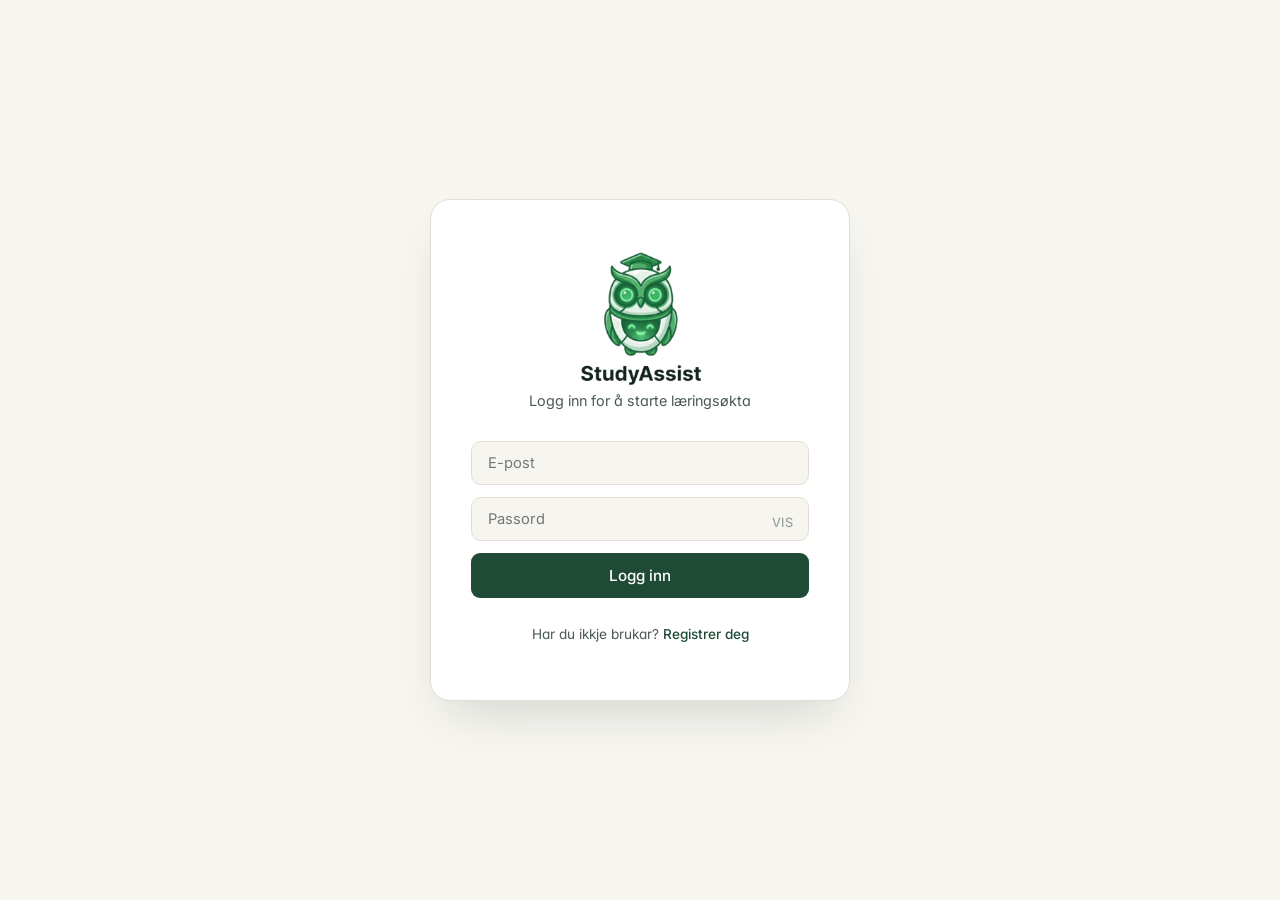
<file: src/main/resources/static/login.html>
<!DOCTYPE html>
<html lang="no">
<head>
    <meta charset="UTF-8">
    <meta name="viewport" content="width=device-width, initial-scale=1.0">
    <title>Logg inn – StudyAssist</title>
    <link rel="icon" type="image/x-icon" href="/img/maskott.png">
    <link rel="stylesheet" href="css/style.css">
</head>
<body>

<div class="login-wrapper">
    <div class="login-card">
    <img src="img/logo_login.png" alt="Logo" class="navbar-logo">

    <!-- Logg inn-visning -->
    <div id="loginView">
        <p class="subtitle">Logg inn for å starte læringsøkta</p>

        <form id="loginForm">
            <input type="email" id="brukarnavn" placeholder="E-post" required>
            <div class="password-wrapper">
                <input type="password" id="passord" placeholder="Passord" required minlength="4">
                <button type="button" class="password-toggle" onclick="togglePassword('passord', this)">VIS</button>
            </div>
            <button type="submit" class="btn btn-primary">Logg inn</button>
        </form>

        <p class="login-switch">Har du ikkje brukar? <a href="#" onclick="showRegister(); return false;">Registrer deg</a></p>
    </div>

    <!-- Registrer-visning -->
    <div id="registerView" style="display: none;">
        <p class="subtitle">Opprett ein ny brukar</p>

        <input type="email" id="regEmail" placeholder="E-post" required>
        <div class="password-wrapper">
            <input type="password" id="regPassord" placeholder="Passord (minst 4 teikn)" required minlength="4">
            <button type="button" class="password-toggle" onclick="togglePassword('regPassord', this)">VIS</button>
        </div>
        <div class="password-wrapper">
            <input type="password" id="regPassordRepeat" placeholder="Gjenta passord" required minlength="4">
            <button type="button" class="password-toggle" onclick="togglePassword('regPassordRepeat', this)">VIS</button>
        </div>
        <button class="btn btn-primary" onclick="registrer()">Opprett brukar</button>

        <p class="login-switch">Har du allereie brukar? <a href="#" onclick="showLogin(); return false;">Logg inn</a></p>
    </div>

    <p id="melding"></p>
    </div>
</div>


<script src="js/common.js"></script>
<script src="js/login.js"></script>

</body>
</html>
</file>
<file: src/main/resources/static/css/style.css>
@import url('https://fonts.googleapis.com/css2?family=Inter:wght@400;500;600;700&family=Geist+Mono:wght@400;500&display=swap');

/* ── CSS Variables ── */
:root {
  /* Surfaces */
  --bg: #f6f5f0;
  --bg-card: #ffffff;
  --bg-nav: #f6f5f0;          
  --bg-sunken: #eeece4;

  /* Text */
  --text-primary: #14241d;
  --text-secondary: #4a5a53;
  --text-muted: #8a968f;
  --text-on-dark: #f6f5f0;

  /* Brand — Forest greens */
  --accent: #1f4a36;           
  --accent-hover: #2d6a4a;     
  --accent-soft: #7aa88d;      
  --accent-wash: #e6efe6;      
  --accent-wash-2: #d7e6d7;

  /* Borders */
  --border: #e3ddd0;
  --border-light: #ece7db;

  /* Shadows */
  --shadow-sm: 0 1px 2px rgba(20, 36, 29, 0.04), 0 1px 1px rgba(20, 36, 29, 0.03);
  --shadow-md: 0 4px 16px rgba(20, 36, 29, 0.06), 0 1px 3px rgba(20, 36, 29, 0.04);
  --shadow-lg: 0 24px 48px -20px rgba(20, 36, 29, 0.18);

  /* Radii */
  --radius-sm: 10px;
  --radius-md: 14px;
  --radius-lg: 20px;

  /* Typography */
  --font-body: 'Inter', system-ui, -apple-system, sans-serif;
  --font-display: 'Inter', system-ui, -apple-system, sans-serif;
  --font-mono: 'Geist Mono', ui-monospace, monospace;
}

/* ── Reset & Base ── */
*, *::before, *::after {
  margin: 0;
  padding: 0;
  box-sizing: border-box;
}

body {
  font-family: var(--font-body);
  background: var(--bg);
  color: var(--text-primary);
  min-height: 100vh;
  -webkit-font-smoothing: antialiased;
  font-feature-settings: "ss01", "cv11";
}

/* ── Navbar ── */
.navbar {
  display: flex;
  align-items: center;
  justify-content: space-between;
  background: var(--bg-nav);
  color: var(--text-primary);
  padding: 0 28px;
  height: 62px;
  position: sticky;
  top: 0;
  z-index: 100;
  border-bottom: 1px solid var(--border);
}

.navbar-brand {
  display: flex;
  align-items: center;
  gap: 10px;
  font-family: var(--font-display);
  font-weight: 600;
  font-size: 1.15rem;
  letter-spacing: -0.02em;
  text-decoration: none;
  color: var(--text-primary);
}

.navbar-brand .logo-dot {
  width: 28px;
  height: 28px;
  background: var(--accent);
  border-radius: 8px;
  display: inline-block;
}

.navbar-logo {
  width: 140px;
  height: 140px;
  object-fit: contain;
}

.navbar-logo_sporsmal {
  width: 140px;
  height: 140px;
  object-fit: contain;
  margin: -50px 0;
}

.navbar-links {
  display: flex;
  align-items: center;
  gap: 4px;
  list-style: none;
  background: var(--bg-card);
  border: 1px solid var(--border);
  border-radius: 999px;
  padding: 4px;
}

.navbar-links a {
  color: var(--text-secondary);
  text-decoration: none;
  font-size: 0.85rem;
  font-weight: 500;
  padding: 7px 16px;
  border-radius: 999px;
  transition: color 0.18s, background 0.18s;
}

.navbar-links a:hover {
  color: var(--text-primary);
}

.navbar-links a.active {
  background: var(--text-primary);
  color: var(--bg);
}

.navbar-user {
  display: flex;
  align-items: center;
  gap: 10px;
  font-size: 0.82rem;
  color: var(--text-secondary);
}

.navbar-user span {
  opacity: 1;
}

.btn-logout {
  background: transparent;
  border: 1px solid var(--border);
  color: var(--text-secondary);
  padding: 6px 12px;
  border-radius: 8px;
  font-size: 0.78rem;
  cursor: pointer;
  font-family: var(--font-body);
  font-weight: 500;
  transition: border-color 0.2s, color 0.2s;
}

.btn-logout:hover {
  border-color: var(--text-muted);
  color: var(--text-primary);
}

/* ── Main Content ── */
.main-content {
  max-width: 1100px;
  margin: 0 auto;
  padding: 56px 32px 80px;
}

/* ── Welcome Section ── */
.welcome {
  display: flex;
  align-items: flex-end;
  justify-content: space-between;
  gap: 24px;
  margin-bottom: 44px;
}

.welcome-text {
  flex: 1;
}

.welcome h1 {
  font-family: var(--font-display);
  font-weight: 600;
  font-size: 3rem;
  line-height: 1.05;
  letter-spacing: -0.04em;
  color: var(--text-primary);
  margin-bottom: 12px;
}

.welcome h1 em {
  font-style: normal;
  color: var(--accent);
}

.welcome-ingress {
  font-size: 0.95rem;
  color: var(--text-secondary);
  line-height: 1.5;
  max-width: 480px;
}

.welcome-streak {
  display: flex;
  align-items: center;
  gap: 14px;
  background: var(--accent);
  color: #fff;
  border-radius: var(--radius-md);
  padding: 16px 20px;
  flex-shrink: 0;
}

.streak-circle {
  width: 44px;
  height: 44px;
  border-radius: 50%;
  border: 2px solid rgba(255,255,255,0.4);
  display: flex;
  align-items: center;
  justify-content: center;
  font-size: 1.2rem;
  font-weight: 600;
  font-family: var(--font-display);
  flex-shrink: 0;
}

.streak-text {
  display: flex;
  flex-direction: column;
  gap: 2px;
}

.streak-label {
  font-family: var(--font-mono);
  font-size: 0.66rem;
  letter-spacing: 0.1em;
  text-transform: uppercase;
  opacity: 0.7;
}

.streak-days {
  font-size: 1rem;
  font-weight: 600;
  letter-spacing: -0.01em;
}

/* ── Stats Cards ── */
.stats-row {
  display: grid;
  grid-template-columns: repeat(3, 1fr);
  gap: 14px;
  margin-bottom: 40px;
}

.stat-card {
  background: var(--bg-card);
  border: 1px solid var(--border);
  border-radius: var(--radius-lg);
  padding: 28px 28px 24px;
  display: flex;
  flex-direction: column;
  gap: 0;
  box-shadow: var(--shadow-sm);
  transition: box-shadow 0.25s, transform 0.25s, border-color 0.25s;
  position: relative;
  min-height: 140px;
}

.stat-card:hover {
  box-shadow: var(--shadow-md);
  transform: translateY(-2px);
  border-color: var(--accent-soft);
}

.stat-icon {
  width: 36px;
  height: 36px;
  border-radius: 10px;
  display: flex;
  align-items: center;
  justify-content: center;
  font-size: 1rem;
  position: absolute;
  top: 24px;
  right: 24px;
}

.stat-icon.emne     { background: var(--accent-wash);   color: var(--accent); }
.stat-icon.tema     { background: var(--accent-wash-2); color: var(--accent); }
.stat-icon.sporsmal { background: var(--accent-wash);   color: var(--accent-hover); }

.stat-label {
  font-size: 0.72rem;
  color: var(--text-muted);
  font-family: var(--font-mono);
  text-transform: uppercase;
  letter-spacing: 0.1em;
  margin-bottom: 16px;
}

.stat-number {
  font-family: var(--font-display);
  font-size: 3rem;
  font-weight: 600;
  letter-spacing: -0.04em;
  line-height: 1;
  display: block;
  color: var(--text-primary);
  margin-bottom: 6px;
}

.stat-sublabel {
  font-size: 0.82rem;
  color: var(--text-secondary);
  margin-top: 6px;
  display: flex;
  align-items: center;
  gap: 6px;
}

.stat-sublabel-secondary {
  font-family: var(--font-mono);
  font-size: 0.72rem;
  color: var(--text-muted);
}

.stat-sublabel strong {
  font-weight: 500;
  color: var(--text-muted);
  font-size: 0.75rem;
}

/* ── Section Panel ── */
.section-panel {
  background: var(--bg-card);
  border: 1px solid var(--border);
  border-radius: var(--radius-lg);
  padding: 28px 28px 32px;
  box-shadow: var(--shadow-sm);
}

.section-header {
  display: flex;
  align-items: center;
  justify-content: space-between;
  margin-bottom: 28px;
}

.section-header h2 {
  font-family: var(--font-display);
  font-size: 1.5rem;
  font-weight: 600;
  letter-spacing: -0.03em;
  color: var(--text-primary);
}

.section-actions {
  display: flex;
  gap: 8px;
}

.btn {
  padding: 9px 16px;
  border-radius: 9px;
  font-family: var(--font-body);
  font-size: 0.82rem;
  font-weight: 500;
  cursor: pointer;
  border: 1px solid transparent;
  transition: background 0.2s, transform 0.15s, box-shadow 0.2s, border-color 0.2s;
}

.btn:active {
  transform: scale(0.97);
}

.btn-primary {
  background: var(--accent);
  color: #fff;
}

.btn-primary:hover {
  background: var(--accent-hover);
  transform: translateY(-1px);
  box-shadow: 0 6px 16px -6px rgba(31, 74, 54, 0.4);
}

.btn-secondary {
  background: var(--bg-card);
  color: var(--text-primary);
  border: 1px solid var(--border);
}

.btn-secondary:hover {
  background: var(--accent-wash);
  border-color: var(--accent-soft);
}

.btn-danger {
  background: #a23b2a;
  color: #fff;
}

.btn-danger:hover {
  background: #872e21;
  box-shadow: 0 4px 14px rgba(162, 59, 42, 0.3);
}

/* ── Subject Cards Grid ── */
.emne-grid {
  display: grid;
  grid-template-columns: repeat(auto-fill, minmax(260px, 1fr));
  gap: 16px;
}

.emne-card {
  background: var(--bg-card);
  border: 1px solid var(--border-light);
  border-radius: var(--radius-md);
  overflow: hidden;
  cursor: pointer;
  position: relative;
  transition: box-shadow 0.25s, transform 0.25s, border-color 0.25s;
}

.emne-card:hover {
  box-shadow: var(--shadow-md);
  transform: translateY(-3px);
  border-color: var(--accent-soft);
}

.emne-card-top {
  height: 110px;
  background:
    radial-gradient(circle at 20% 30%, var(--accent-soft) 0%, transparent 60%),
    linear-gradient(135deg, var(--accent-wash) 0%, var(--accent-wash-2) 100%);
  display: flex;
  align-items: center;
  justify-content: center;
  position: relative;
}

.emne-card-top .emne-icon {
  width: 48px;
  height: 48px;
  background: rgba(255, 255, 255, 0.6);
  border-radius: 50%;
  backdrop-filter: blur(4px);
}

.emne-card-body {
  padding: 18px 20px 20px;
}

.emne-card-body h3 {
  font-family: var(--font-display);
  font-size: 1.1rem;
  font-weight: 600;
  letter-spacing: -0.02em;
  margin-bottom: 4px;
  color: var(--text-primary);
}

.emne-card-body p {
  font-size: 0.84rem;
  color: var(--text-secondary);
  line-height: 1.45;
  margin-bottom: 14px;
}

.emne-progress {
  display: flex;
  gap: 3px;
}

.emne-progress span {
  flex: 1;
  height: 3px;
  border-radius: 2px;
  background: var(--border);
}

.emne-progress span.filled {
  background: var(--accent-hover);
}

/* ── Empty State ── */
.empty-state {
  text-align: center;
  padding: 60px 20px;
  color: var(--text-muted);
}

.empty-state p {
  font-size: 0.95rem;
  margin-bottom: 20px;
}

/* ── Modal ── */
.modal-overlay {
  display: none;
  position: fixed;
  inset: 0;
  background: rgba(20, 36, 29, 0.35);
  backdrop-filter: blur(6px);
  z-index: 200;
  align-items: center;
  justify-content: center;
}

.modal-overlay.active {
  display: flex;
}

.modal {
  background: var(--bg-card);
  border-radius: var(--radius-lg);
  padding: 32px;
  width: 90%;
  max-width: 440px;
  box-shadow: var(--shadow-lg);
  animation: modalIn 0.25s ease-out;
}

@keyframes modalIn {
  from { opacity: 0; transform: translateY(10px) scale(0.96); }
  to { opacity: 1; transform: translateY(0) scale(1); }
}

.modal h3 {
  font-family: var(--font-display);
  font-size: 1.3rem;
  font-weight: 600;
  letter-spacing: -0.025em;
  margin-bottom: 18px;
}

.modal label {
  display: block;
  font-size: 0.72rem;
  font-weight: 500;
  color: var(--text-secondary);
  margin-bottom: 6px;
  font-family: var(--font-mono);
  text-transform: uppercase;
  letter-spacing: 0.06em;
}

.modal input,
.modal select {
  width: 100%;
  padding: 11px 14px;
  font-size: 0.92rem;
  font-family: var(--font-body);
  border: 1px solid var(--border);
  border-radius: var(--radius-sm);
  background: var(--bg);
  color: var(--text-primary);
  margin-bottom: 16px;
  outline: none;
  transition: border-color 0.2s, box-shadow 0.2s;
}

.modal input:focus,
.modal select:focus {
  border-color: var(--accent-hover);
  box-shadow: 0 0 0 3px var(--accent-wash);
}

.modal-actions {
  display: flex;
  gap: 8px;
  justify-content: flex-end;
  margin-top: 6px;
}

/* ── Login Page ── */
.login-wrapper {
  display: flex;
  align-items: center;
  justify-content: center;
  min-height: 100vh;
  padding: 32px;
}

.login-card {
  background: var(--bg-card);
  border: 1px solid var(--border);
  border-radius: var(--radius-lg);
  padding: 48px 40px;
  width: 100%;
  max-width: 420px;
  box-shadow: var(--shadow-lg);
  text-align: center;
}

.login-card .logo-dot {
  width: 48px;
  height: 48px;
  background: var(--accent);
  border-radius: 14px;
  display: inline-block;
  margin-bottom: 18px;
}

.login-card h1 {
  font-family: var(--font-display);
  font-size: 1.65rem;
  font-weight: 600;
  letter-spacing: -0.03em;
  margin-bottom: 6px;
}

.login-card .subtitle {
  font-size: 0.9rem;
  color: var(--text-secondary);
  margin-bottom: 32px;
}

.login-card input {
  width: 100%;
  padding: 12px 16px;
  font-size: 0.92rem;
  font-family: var(--font-body);
  border: 1px solid var(--border);
  border-radius: var(--radius-sm);
  background: var(--bg);
  color: var(--text-primary);
  margin-bottom: 12px;
  outline: none;
  transition: border-color 0.2s, box-shadow 0.2s;
}

.login-card input:focus {
  border-color: var(--accent-hover);
  box-shadow: 0 0 0 3px var(--accent-wash);
}

.login-card .btn {
  width: 100%;
  padding: 12px;
  font-size: 0.95rem;
  margin-bottom: 10px;
}

.login-card #melding {
  font-size: 0.85rem;
  margin-top: 10px;
}

/* ── Spørsmål Page (old centered layout) ── */
.sporsmal-page {
  max-width: 800px;
  margin: 0 auto;
  padding: 48px 32px 80px;
}

.breadcrumb {
  font-size: 0.85rem;
  color: var(--text-muted);
  margin-bottom: 28px;
}

.breadcrumb strong {
  color: var(--text-primary);
}

.question-box {
  background: var(--bg-card);
  border: 1px solid var(--border);
  border-radius: var(--radius-md);
  padding: 28px;
  margin-bottom: 24px;
  box-shadow: var(--shadow-sm);
}

.question-box h2 {
  font-family: var(--font-display);
  font-size: 1.25rem;
  font-weight: 600;
  margin-bottom: 16px;
  letter-spacing: -0.025em;
}

.question-box textarea {
  width: 100%;
  height: 130px;
  padding: 14px 16px;
  font-size: 0.92rem;
  font-family: var(--font-body);
  border: 1px solid var(--border);
  border-radius: var(--radius-sm);
  background: var(--bg);
  color: var(--text-primary);
  resize: vertical;
  outline: none;
  transition: border-color 0.2s, box-shadow 0.2s;
  line-height: 1.5;
}

.question-box textarea:focus {
  border-color: var(--accent-hover);
  box-shadow: 0 0 0 3px var(--accent-wash);
}

.question-box .btn {
  margin-top: 14px;
}

.response-card {
  background: var(--bg-card);
  border: 1px solid var(--border);
  border-radius: var(--radius-md);
  padding: 28px;
  margin-bottom: 18px;
  box-shadow: var(--shadow-sm);
}

.response-card h2 {
  font-family: var(--font-display);
  font-size: 1.1rem;
  font-weight: 600;
  margin-bottom: 12px;
  display: flex;
  align-items: center;
  gap: 10px;
  letter-spacing: -0.02em;
}

.response-card p {
  font-size: 0.94rem;
  line-height: 1.65;
  color: var(--text-secondary);
}

/* ── Spørsmål Page: Sidebar Layout ── */
.sp-layout {
  display: flex;
  min-height: 100vh;
}

.sp-sidebar {
  width: 264px;
  background: var(--bg-sunken);
  border-right: 1px solid var(--border);
  display: flex;
  flex-direction: column;
  position: fixed;
  top: 0;
  left: 0;
  bottom: 0;
  overflow: hidden;
  z-index: 50;
}

/* Sidebar: fixed top section (logo + kom i gang) */
.sp-sidebar-fixed {
  padding: 22px 18px 6px;
  flex-shrink: 0;
}

.sp-sidebar-fixed .navbar-brand {
  margin-bottom: 20px;
  color: var(--text-primary);
}

/* Sidebar: scrollable section (mine emner) */
.sp-sidebar-scroll {
  padding: 0 14px 18px;
  flex: 1;
  overflow-y: auto;
}

.sp-sidebar-section {
  margin-bottom: 18px;
}

.sp-sidebar-label {
  font-size: 0.66rem;
  text-transform: uppercase;
  letter-spacing: 0.09em;
  color: var(--text-muted);
  font-weight: 500;
  font-family: var(--font-mono);
  margin-bottom: 8px;
  padding: 10px 10px 4px;
}

.sp-sidebar-link {
  display: flex;
  align-items: center;
  gap: 10px;
  padding: 7px 10px;
  font-size: 0.84rem;
  font-weight: 500;
  color: var(--text-primary);
  text-decoration: none;
  border-radius: 7px;
  transition: background 0.15s;
}

.sp-sidebar-link:hover {
  background: var(--border-light);
}

.sp-sidebar-link.active {
  background: var(--bg-card);
  box-shadow: var(--shadow-sm);
}

.sp-sidebar-icon {
  font-size: 0.82rem;
  opacity: 0.55;
  color: var(--text-secondary);
}

.sp-emne-item {
  margin-bottom: 2px;
}

.sp-emne-header {
  display: flex;
  align-items: center;
  gap: 10px;
  padding: 7px 10px;
  cursor: pointer;
  border-radius: 7px;
  transition: background 0.15s;
}

.sp-emne-header:hover {
  background: var(--border-light);
}

.sp-emne-header.active {
  background: var(--accent-wash);
  color: var(--accent);
}

.sp-emne-dot {
  width: 6px;
  height: 6px;
  background: var(--accent-soft);
  border-radius: 50%;
  flex-shrink: 0;
}

.sp-emne-header.active .sp-emne-dot {
  background: var(--accent);
}

.sp-emne-name {
  font-size: 0.84rem;
  font-weight: 500;
  flex: 1;
}

.sp-emne-arrow {
  font-size: 0.7rem;
  color: var(--text-muted);
  transition: transform 0.2s;
}

.sp-emne-item.open .sp-emne-arrow {
  transform: rotate(180deg);
}

.sp-emne-topics {
  display: none;
  padding-left: 22px;
}

.sp-emne-topics.open {
  display: block;
}

.sp-topic-link {
  display: flex;
  align-items: center;
  gap: 8px;
  padding: 5px 10px;
  font-size: 0.8rem;
  color: var(--text-secondary);
  text-decoration: none;
  border-radius: 6px;
  transition: background 0.15s, color 0.15s;
}

.sp-topic-link::before {
  content: "";
  width: 8px;
  height: 1px;
  background: currentColor;
  opacity: 0.4;
}

.sp-topic-link:hover {
  background: var(--border-light);
  color: var(--text-primary);
}

.sp-topic-link.active {
  background: var(--accent-wash);
  color: var(--accent);
  font-weight: 500;
}

.sp-topic-add {
  color: var(--text-muted);
  font-size: 0.78rem;
}

/* Sidebar: fixed footer (user info) */
.sp-sidebar-footer {
  padding: 12px 16px;
  border-top: 1px solid var(--border);
  display: flex;
  align-items: center;
  gap: 10px;
  font-size: 0.82rem;
  color: var(--text-secondary);
  flex-shrink: 0;
}

.sp-sidebar-avatar {
  width: 28px;
  height: 28px;
  background: var(--accent-wash-2);
  color: var(--accent);
  border-radius: 50%;
  flex-shrink: 0;
  display: grid;
  place-items: center;
  font-size: 0.7rem;
  font-weight: 600;
}

.sp-sidebar-footer span {
  flex: 1;
  overflow: hidden;
  text-overflow: ellipsis;
  white-space: nowrap;
}

.sp-sidebar-logout {
  background: none;
  border: none;
  font-size: 1.05rem;
  color: var(--text-muted);
  cursor: pointer;
  padding: 4px;
  transition: color 0.2s;
}

.sp-sidebar-logout:hover {
  color: var(--text-primary);
}

/* ── Main chat area ── */
.sp-main {
  flex: 1;
  margin-left: 264px;
  background: var(--bg);
  display: flex;
  flex-direction: column;
  height: 100vh;
}

.chat-messages {
  flex: 1;
  overflow-y: auto;
  padding: 40px 28px 20px;
  display: flex;
  flex-direction: column;
  gap: 18px;
}

.chat-welcome {
  flex: 1;
  display: flex;
  flex-direction: column;
  align-items: center;
  justify-content: center;
  text-align: center;
}

.chat-welcome .sp-hint {
  font-family: var(--font-display);
  font-size: 1.65rem;
  font-weight: 600;
  letter-spacing: -0.03em;
  color: var(--text-primary);
  margin-bottom: 10px;
}

.chat-welcome .sp-hint em {
  font-style: normal;
  font-weight: 600;
  color: var(--accent);
}

/* Chat bubbles */
.chat-bubble {
  max-width: 680px;
  width: fit-content;
  animation: bubbleIn 0.25s ease-out;
  display: flex;
  gap: 12px;
}

@keyframes bubbleIn {
  from { opacity: 0; transform: translateY(6px); }
  to { opacity: 1; transform: translateY(0); }
}

.chat-user {
  align-self: flex-end;
  margin-left: auto;
  flex-direction: row-reverse;
}

.chat-user .chat-bubble-content {
  background: var(--accent);
  color: #fff;
  padding: 12px 18px;
  border-radius: 14px 14px 4px 14px;
  font-size: 0.94rem;
  line-height: 1.55;
}

.chat-ai {
  align-self: flex-start;
}

.chat-ai .chat-bubble-content {
  background: var(--bg-card);
  border: 1px solid var(--border);
  color: var(--text-primary);
  padding: 14px 20px;
  border-radius: 14px 14px 14px 4px;
  font-size: 0.94rem;
  line-height: 1.65;
  box-shadow: var(--shadow-sm);
}

/* Input bar */
.chat-input-bar {
  border-top: 1px solid var(--border);
  background: var(--bg);
  padding: 14px 28px 20px;
}

.chat-input-inner {
  max-width: 760px;
  margin: 0 auto;
  background: var(--bg-card);
  border: 1px solid var(--border);
  border-radius: 16px;
  padding: 12px 14px 10px;
  box-shadow: var(--shadow-sm);
  transition: border-color 0.15s, box-shadow 0.15s;
}

.chat-input-inner:focus-within {
  border-color: var(--accent-hover);
  box-shadow: 0 0 0 3px var(--accent-wash);
}

.chat-input-row {
  display: flex;
  gap: 10px;
  align-items: flex-end;
}

.chat-textarea {
  flex: 1;
  padding: 8px 6px;
  font-size: 0.94rem;
  font-family: var(--font-body);
  border: none;
  background: transparent;
  color: var(--text-primary);
  resize: none;
  outline: none;
  min-height: 28px;
  max-height: 150px;
  overflow-y: auto;
  line-height: 1.5;
}

.chat-textarea::placeholder {
  color: var(--text-muted);
}

.chat-send-btn {
  width: 38px;
  height: 38px;
  padding: 0;
  flex-shrink: 0;
  border-radius: 10px;
  display: grid;
  place-items: center;
}

.chat-input-bar .sp-selects {
  margin-bottom: 10px;
}

.sp-hint {
  font-size: 0.88rem;
  color: var(--text-muted);
  margin-bottom: 24px;
}

.sp-selects {
  display: flex;
  gap: 6px;
  padding-top: 10px;
  border-top: 1px solid var(--border-light);
  margin-top: 10px;
  flex-wrap: wrap;
}

.sp-selects select {
  padding: 5px 10px;
  font-size: 0.78rem;
  font-family: var(--font-body);
  font-weight: 500;
  border: 1px solid var(--border);
  border-radius: 7px;
  background: transparent;
  color: var(--text-secondary);
  outline: none;
  cursor: pointer;
  appearance: none;
  background-image: url("data:image/svg+xml,%3Csvg xmlns='http://www.w3.org/2000/svg' width='12' height='12' viewBox='0 0 12 12'%3E%3Cpath d='M2 4l4 4 4-4' fill='none' stroke='%238a968f' stroke-width='1.5'/%3E%3C/svg%3E");
  background-repeat: no-repeat;
  background-position: right 10px center;
  padding-right: 28px;
  transition: border-color 0.2s, color 0.2s;
}

.sp-selects select:hover {
  border-color: var(--text-muted);
  color: var(--text-primary);
}

.sp-selects select:focus {
  border-color: var(--accent-hover);
}

.sp-response-area {
  margin-top: 32px;
}

/* ── Historikk Page ── */
.hist-content {
  padding: 40px 32px 60px;
  max-width: 820px;
  width: 100%;
  margin: 0 auto;
}

.hist-header h1 {
  font-family: var(--font-display);
  font-size: 1.75rem;
  font-weight: 600;
  letter-spacing: -0.035em;
  margin-bottom: 24px;
  color: var(--text-primary);
}

.hist-search-bar {
  display: flex;
  align-items: center;
  gap: 10px;
  background: var(--bg-card);
  border: 1px solid var(--border);
  border-radius: var(--radius-sm);
  padding: 12px 16px;
  margin-bottom: 18px;
  transition: border-color 0.2s, box-shadow 0.2s;
}

.hist-search-bar:focus-within {
  border-color: var(--accent-hover);
  box-shadow: 0 0 0 3px var(--accent-wash);
}

.hist-search-icon {
  font-size: 0.9rem;
  opacity: 0.5;
  flex-shrink: 0;
  color: var(--text-secondary);
}

.hist-search-bar input {
  flex: 1;
  border: none;
  background: none;
  font-size: 0.92rem;
  font-family: var(--font-body);
  color: var(--text-primary);
  outline: none;
}

.hist-search-bar input::placeholder {
  color: var(--text-muted);
}

.hist-filters {
  display: flex;
  gap: 8px;
  flex-wrap: wrap;
  margin-bottom: 24px;
}

.hist-chip {
  padding: 7px 14px;
  border-radius: 999px;
  border: 1px solid var(--border);
  background: var(--bg-card);
  font-size: 0.78rem;
  font-family: var(--font-body);
  font-weight: 500;
  color: var(--text-secondary);
  cursor: pointer;
  transition: all 0.15s;
}

.hist-chip:hover {
  border-color: var(--text-muted);
  color: var(--text-primary);
}

.hist-chip.active {
  background: var(--accent);
  color: #fff;
  border-color: var(--accent);
}

.hist-results {
  display: flex;
  flex-direction: column;
  gap: 12px;
}

.hist-card {
  background: var(--bg-card);
  border: 1px solid var(--border);
  border-radius: var(--radius-md);
  padding: 20px 24px;
  cursor: pointer;
  transition: box-shadow 0.2s, transform 0.2s, border-color 0.2s;
}

.hist-card:hover {
  box-shadow: var(--shadow-md);
  transform: translateY(-2px);
  border-color: var(--accent-soft);
}

.hist-card-top {
  display: flex;
  align-items: center;
  justify-content: space-between;
  margin-bottom: 10px;
}

.hist-card-tags {
  display: flex;
  gap: 6px;
}

.hist-tag {
  padding: 3px 10px;
  border-radius: 12px;
  font-size: 0.7rem;
  font-weight: 500;
  font-family: var(--font-mono);
  background: var(--accent-wash);
  color: var(--accent);
  text-transform: uppercase;
  letter-spacing: 0.04em;
}

.hist-tag-tema {
  background: var(--bg-sunken);
  color: var(--text-secondary);
}

.hist-card-date {
  font-size: 0.74rem;
  color: var(--text-muted);
  font-family: var(--font-mono);
}

.emne-delete-btn {
  position: absolute;
  top: 10px;
  right: 10px;
  width: 28px;
  height: 28px;
  border-radius: 50%;
  border: none;
  background: rgba(20, 36, 29, 0.2);
  color: #fff;
  font-size: 0.75rem;
  cursor: pointer;
  display: flex;
  align-items: center;
  justify-content: center;
  opacity: 0;
  transition: opacity 0.2s, background 0.2s;
  backdrop-filter: blur(6px);
}

.emne-card:hover .emne-delete-btn {
  opacity: 1;
}

.emne-delete-btn:hover {
  background: rgba(162, 59, 42, 0.75);
}

.hist-card-question {
  font-family: var(--font-display);
  font-size: 1rem;
  font-weight: 600;
  letter-spacing: -0.015em;
  margin-bottom: 8px;
  color: var(--text-primary);
  line-height: 1.4;
}

.hist-card-answer {
  font-size: 0.86rem;
  color: var(--text-secondary);
  line-height: 1.55;
  display: -webkit-box;
  -webkit-line-clamp: 3;
  -webkit-box-orient: vertical;
  overflow: hidden;
}

.hist-empty {
  text-align: center;
  padding: 60px 20px;
  color: var(--text-muted);
}

.hist-empty p {
  font-size: 0.92rem;
}

/* ── Hamburger & mobile sidebar ── */
.hamburger-btn {
  display: none;
  position: fixed;
  top: 12px;
  left: 12px;
  z-index: 60;
  width: 40px;
  height: 40px;
  border-radius: var(--radius-sm);
  border: 1px solid var(--border);
  background: var(--bg-card);
  font-size: 1.1rem;
  cursor: pointer;
  align-items: center;
  justify-content: center;
  box-shadow: var(--shadow-md);
}

.sidebar-overlay {
  display: none;
  position: fixed;
  inset: 0;
  background: rgba(20, 36, 29, 0.35);
  backdrop-filter: blur(4px);
  z-index: 40;
}

/* ── Responsive: Tablet ── */
@media (max-width: 900px) {
  .navbar { padding: 0 20px; }
  .navbar-links { gap: 2px; padding: 3px; }
  .navbar-links a { padding: 6px 12px; font-size: 0.78rem; }
  .main-content { padding: 36px 20px 60px; }
  .welcome h1 { font-size: 2rem; }
  .stats-row { grid-template-columns: repeat(3, 1fr); gap: 10px; }
  .stat-card { padding: 16px 14px; gap: 10px; }
  .section-panel { padding: 24px 20px; }
  .section-header h2 { font-size: 1.5rem; }
}

/* ── Responsive: Mobile ── */
@media (max-width: 600px) {
  /* Navbar */
  .navbar { padding: 0 14px; height: 56px; gap: 8px; }
  .navbar-logo { width: 70px; height: 70px; }
  .navbar-links { gap: 0; padding: 2px; }
  .navbar-links a { font-size: 0.72rem; padding: 5px 10px; }
  .navbar-user { gap: 6px; font-size: 0.72rem; }
  .navbar-user span { display: none; }
  .btn-logout { padding: 5px 10px; font-size: 0.72rem; }

  /* Main */
  .main-content { padding: 28px 14px 60px; }

  /* Welcome */
  .welcome { gap: 14px; margin-bottom: 28px; }
  .welcome-avatar { width: 42px; height: 66px; }
  .welcome h1 { font-size: 1.7rem; }

  /* Stats */
  .stats-row { grid-template-columns: repeat(3, 1fr); gap: 8px; margin-bottom: 24px; }
  .stat-card { flex-direction: column; align-items: flex-start; padding: 14px 12px; gap: 8px; }
  .stat-icon { width: 32px; height: 32px; border-radius: 8px; font-size: 0.9rem; }
  .stat-number { font-size: 1.6rem; }
  .stat-label { font-size: 0.64rem; }

  /* Section */
  .section-panel { padding: 20px 16px; border-radius: var(--radius-md); }
  .section-header { flex-direction: column; align-items: flex-start; gap: 12px; margin-bottom: 20px; }
  .section-header h2 { font-size: 1.4rem; }
  .section-actions { width: 100%; }
  .section-actions .btn { flex: 1; text-align: center; padding: 10px 12px; font-size: 0.8rem; }

  /* Emne grid */
  .emne-grid { grid-template-columns: 1fr; gap: 12px; }
  .emne-card-top { height: 86px; }
  .emne-card-body { padding: 14px 16px 16px; }
  .emne-card-body h3 { font-size: 1.25rem; }

  /* Modal */
  .modal { padding: 26px 20px; width: 94%; border-radius: var(--radius-md); }
  .modal h3 { font-size: 1.3rem; }
  .modal-actions { flex-direction: column; gap: 8px; }
  .modal-actions .btn { width: 100%; text-align: center; padding: 12px; }

  /* Login */
  .login-wrapper { padding: 20px 14px; }
  .login-card { padding: 32px 24px; }
  .login-card h1 { font-size: 1.6rem; }

  /* Sidebar mobile */
  .hamburger-btn { display: flex; }
  .sp-sidebar { width: 264px; transform: translateX(-100%); transition: transform 0.25s ease; }
  .sp-sidebar.open { transform: translateX(0); }
  .sidebar-overlay.open { display: block; }
  .sp-main { margin-left: 0; }

  /* Chat mobile */
  .chat-messages { padding: 20px 14px 14px; gap: 12px; }
  .chat-bubble { max-width: 92%; }
  .chat-user .chat-bubble-content,
  .chat-ai .chat-bubble-content { padding: 10px 14px; font-size: 0.88rem; }
  .chat-input-bar { padding: 10px 14px 14px; }
  .chat-textarea { font-size: 0.88rem; }
  .sp-selects { gap: 6px; }
  .sp-selects select { font-size: 0.75rem; }

  /* Historikk */
  .hist-content { padding: 24px 14px 40px; }
  .hist-header h1 { font-size: 1.6rem; margin-bottom: 18px; }
  .hist-search-bar { padding: 10px 14px; }
  .hist-filters { gap: 6px; }
  .hist-chip { padding: 6px 12px; font-size: 0.76rem; }
  .hist-card { padding: 16px 14px; }
  .hist-card-question { font-size: 1rem; }
  .hist-card-answer { font-size: 0.82rem; }

  /* Spørsmål page */
  .sporsmal-page { padding: 24px 14px 60px; }
  .question-box { padding: 20px 16px; }
  .question-box textarea { height: 100px; }
  .response-card { padding: 20px 16px; }
}

/* ── Responsive: Very small screens ── */
@media (max-width: 380px) {
  .stats-row { grid-template-columns: 1fr; gap: 8px; }
  .stat-card { flex-direction: row; align-items: center; padding: 12px 14px; }
  .navbar-links a { font-size: 0.7rem; padding: 4px 8px; }
}

/* ── Legacy utilities ── */
.new-chat-btn {
  margin-top: 8px;
  padding: 7px 14px;
  border: none;
  border-radius: 8px;
  background-color: var(--accent);
  color: white;
  cursor: pointer;
  font-family: var(--font-body);
  font-size: 0.85rem;
  font-weight: 500;
  transition: background 0.2s;
}

.new-chat-btn:hover {
  background-color: var(--accent-hover);
}

.star {
  font-size: 22px;
  cursor: pointer;
  user-select: none;
  color: var(--border);
  transition: transform 0.1s ease, color 0.1s ease;
}

.star:hover {
  transform: scale(1.2);
}

.star.filled {
  color: var(--accent-soft);  /* sage grønn i stedet for gull */
}

.sp-btn {
  margin-top: 8px;
  padding: 7px 14px;
  border: none;
  border-radius: 8px;
  background-color: var(--accent);
  color: white;
  cursor: pointer;
  font-family: var(--font-body);
  font-size: 0.85rem;
  font-weight: 500;
  transition: background 0.2s;
}

.sp-btn:hover {
  background-color: var(--accent-hover);
}

.password-wrapper {
  position: relative;
  width: 100%;
}

.password-wrapper input {
  padding-right: 44px;
}

.password-toggle {
  position: absolute;
  right: 12px;
  top: 50%;
  transform: translateY(-60%);
  background: none;
  border: none;
  cursor: pointer;
  font-size: 0.8rem;
  color: var(--text-muted);
  padding: 4px;
  line-height: 1;
  font-family: var(--font-body);
  letter-spacing: 0.02em;
  transition: color 0.2s;
}

.password-toggle:hover {
  color: var(--text-primary);
}

.hidden {
  display: none !important;
}

/* ──────────────────────────────────────────────────────────────
   Admin pages — brukarar + systemprompt
   ────────────────────────────────────────────────────────────── */

.admin-layout {
  max-width: 1080px;
  margin: 0 auto;
  padding: 40px 32px 60px;
}

.admin-label {
  font-family: var(--font-mono);
  font-size: 0.72rem;
  text-transform: uppercase;
  letter-spacing: 0.12em;
  color: var(--accent);
  margin-bottom: 8px;
}

.admin-page-title {
  font-family: var(--font-display);
  font-size: 1.85rem;
  font-weight: 600;
  letter-spacing: -0.015em;
  color: var(--text-primary);
  margin-bottom: 6px;
}

.admin-page-subtitle {
  font-size: 0.95rem;
  color: var(--text-secondary);
  margin-bottom: 28px;
  max-width: 640px;
}

/* ── Admin filters row (search + role select) ── */
.admin-filters {
  display: flex;
  gap: 10px;
  margin-bottom: 20px;
  flex-wrap: wrap;
}

.admin-search-input {
  flex: 1;
  min-width: 220px;
  padding: 11px 16px;
  border: 1px solid var(--border);
  border-radius: var(--radius-sm);
  background: var(--bg-card);
  font-family: var(--font-body);
  font-size: 0.92rem;
  color: var(--text-primary);
  transition: border-color 0.2s, box-shadow 0.2s;
}

.admin-search-input::placeholder { color: var(--text-muted); }

.admin-search-input:focus {
  outline: none;
  border-color: var(--accent-hover);
  box-shadow: 0 0 0 3px var(--accent-wash);
}

.admin-role-select {
  padding: 11px 36px 11px 14px;
  border: 1px solid var(--border);
  border-radius: var(--radius-sm);
  background: var(--bg-card);
  font-family: var(--font-body);
  font-size: 0.9rem;
  color: var(--text-primary);
  cursor: pointer;
  appearance: none;
  background-image: url("data:image/svg+xml;utf8,<svg xmlns='http://www.w3.org/2000/svg' width='12' height='12' viewBox='0 0 12 12'><path fill='%234a5a53' d='M2 4l4 4 4-4'/></svg>");
  background-repeat: no-repeat;
  background-position: right 12px center;
  transition: border-color 0.2s, box-shadow 0.2s;
}

.admin-role-select:focus {
  outline: none;
  border-color: var(--accent-hover);
  box-shadow: 0 0 0 3px var(--accent-wash);
}

/* ── Admin table ── */
.admin-table-wrapper {
  background: var(--bg-card);
  border: 1px solid var(--border);
  border-radius: var(--radius-md);
  overflow: hidden;
  box-shadow: var(--shadow-sm);
}

.admin-table {
  width: 100%;
  border-collapse: collapse;
  font-size: 0.92rem;
}

.admin-table thead th {
  text-align: left;
  font-family: var(--font-mono);
  font-size: 0.72rem;
  text-transform: uppercase;
  letter-spacing: 0.1em;
  color: var(--text-secondary);
  font-weight: 500;
  padding: 14px 20px;
  background: var(--bg-sunken);
  border-bottom: 1px solid var(--border);
}

.admin-table tbody td {
  padding: 14px 20px;
  border-bottom: 1px solid var(--border-light);
  color: var(--text-primary);
  vertical-align: middle;
}

.admin-table tbody tr:last-child td {
  border-bottom: none;
}

.admin-table tbody tr:hover {
  background: var(--accent-wash);
}

.admin-table-empty {
  text-align: center !important;
  color: var(--text-muted);
  padding: 40px 20px !important;
  font-style: italic;
}

/* Role pill inside table */
.admin-role-pill {
  display: inline-block;
  padding: 3px 10px;
  border-radius: 999px;
  font-size: 0.74rem;
  font-weight: 500;
  font-family: var(--font-mono);
  letter-spacing: 0.04em;
  text-transform: uppercase;
  background: var(--bg-sunken);
  color: var(--text-secondary);
}

.admin-role-pill.admin {
  background: var(--accent);
  color: #fff;
}

.admin-table-actions {
  display: flex;
  gap: 6px;
  justify-content: flex-end;
}

.admin-table-actions .btn {
  padding: 6px 12px;
  font-size: 0.82rem;
  border-radius: 8px;
}

/* ──────────────────────────────────────────────────────────────
   Admin: Systemprompt editor
   ────────────────────────────────────────────────────────────── */

.tab-row {
  display: flex;
  gap: 4px;
  border-bottom: 1px solid var(--border);
  margin-bottom: 24px;
}

.tab-btn {
  padding: 10px 18px;
  background: transparent;
  border: none;
  border-bottom: 2px solid transparent;
  font-family: var(--font-body);
  font-size: 0.9rem;
  font-weight: 500;
  color: var(--text-secondary);
  cursor: pointer;
  transition: color 0.2s, border-color 0.2s;
  margin-bottom: -1px;
}

.tab-btn:hover { color: var(--text-primary); }

.tab-btn.active {
  color: var(--accent);
  border-bottom-color: var(--accent);
}

.prompt-grid {
  display: grid;
  grid-template-columns: minmax(0, 1fr) 320px;
  gap: 20px;
  align-items: start;
}

.prompt-editor-card {
  background: var(--bg-card);
  border: 1px solid var(--border);
  border-radius: var(--radius-md);
  padding: 20px;
  box-shadow: var(--shadow-sm);
}

.prompt-editor-header {
  display: flex;
  justify-content: space-between;
  align-items: baseline;
  margin-bottom: 10px;
}

.prompt-editor-header #teiknteller {
  font-family: var(--font-mono);
  font-size: 0.76rem;
  color: var(--text-muted);
}

.prompt-textarea {
  width: 100%;
  min-height: 320px;
  padding: 14px 16px;
  border: 1px solid var(--border);
  border-radius: var(--radius-sm);
  background: var(--bg);
  font-family: var(--font-mono);
  font-size: 0.88rem;
  line-height: 1.55;
  color: var(--text-primary);
  resize: vertical;
  transition: border-color 0.2s, box-shadow 0.2s;
}

.prompt-textarea:focus {
  outline: none;
  border-color: var(--accent-hover);
  box-shadow: 0 0 0 3px var(--accent-wash);
  background: var(--bg-card);
}

.prompt-meta {
  font-size: 0.8rem;
  color: var(--text-muted);
  margin: 12px 0;
  font-family: var(--font-mono);
  letter-spacing: 0.01em;
}

.prompt-actions {
  display: flex;
  gap: 8px;
  justify-content: flex-end;
  flex-wrap: wrap;
  margin-top: 14px;
}

.version-card {
  background: var(--bg-card);
  border: 1px solid var(--border);
  border-radius: var(--radius-md);
  padding: 20px;
  box-shadow: var(--shadow-sm);
}

.version-card h3 {
  font-family: var(--font-display);
  font-size: 1rem;
  font-weight: 600;
  color: var(--text-primary);
  margin-bottom: 14px;
}

.version-list {
  display: flex;
  flex-direction: column;
  gap: 8px;
  max-height: 480px;
  overflow-y: auto;
}

.version-item {
  padding: 10px 12px;
  border: 1px solid var(--border-light);
  border-radius: var(--radius-sm);
  cursor: pointer;
  transition: border-color 0.2s, background 0.2s;
}

.version-item:hover {
  border-color: var(--accent-soft);
  background: var(--accent-wash);
}

.version-item.active {
  border-color: var(--accent);
  background: var(--accent-wash);
}

.version-item-date {
  font-family: var(--font-mono);
  font-size: 0.76rem;
  color: var(--text-muted);
}

.version-item-user {
  font-size: 0.85rem;
  color: var(--text-primary);
  margin-top: 2px;
}

/* ── Test modal (promptsjekk) ── */
.test-modal {
  max-width: 640px !important;
  width: 92vw;
}

.modal-close-btn {
  position: absolute;
  top: 14px;
  right: 14px;
  width: 32px;
  height: 32px;
  border-radius: 50%;
  border: none;
  background: transparent;
  color: var(--text-muted);
  font-size: 1rem;
  cursor: pointer;
  display: flex;
  align-items: center;
  justify-content: center;
  transition: background 0.2s, color 0.2s;
}

.modal-close-btn:hover {
  background: var(--bg-sunken);
  color: var(--text-primary);
}

.test-section-label {
  font-family: var(--font-mono);
  font-size: 0.72rem;
  text-transform: uppercase;
  letter-spacing: 0.12em;
  color: var(--accent);
  margin: 18px 0 8px;
}

.test-result-box,
.test-ai-result {
  background: var(--bg);
  border: 1px solid var(--border);
  border-radius: var(--radius-sm);
  padding: 14px 16px;
  font-family: var(--font-mono);
  font-size: 0.85rem;
  line-height: 1.55;
  color: var(--text-primary);
  white-space: pre-wrap;
  max-height: 260px;
  overflow-y: auto;
}

.test-ai-result {
  border-color: var(--accent-soft);
  background: var(--accent-wash);
}

.ai-svar-note {
  font-family: var(--font-body);
  font-size: 0.7rem;
  color: var(--text-muted);
  text-transform: none;
  letter-spacing: 0;
  font-weight: 400;
  margin-left: 4px;
}

.modal-actions-top {
  margin-top: 16px;
  margin-bottom: 4px;
}

/* ──────────────────────────────────────────────────────────────
   Historikk: detalj-modal
   ────────────────────────────────────────────────────────────── */

.modal-historikk {
  max-width: 680px !important;
  width: 92vw;
  max-height: 88vh;
  overflow-y: auto;
  position: relative;
}

.hist-modal-tags {
  display: flex;
  flex-wrap: wrap;
  gap: 6px;
  margin-bottom: 8px;
}

.hist-modal-date {
  font-family: var(--font-mono);
  font-size: 0.76rem;
  color: var(--text-muted);
  margin-bottom: 20px;
}

.hist-modal-section {
  margin-bottom: 18px;
  padding-bottom: 18px;
  border-bottom: 1px solid var(--border-light);
}

.hist-modal-section:last-of-type {
  border-bottom: none;
}

.hist-modal-label {
  font-family: var(--font-mono);
  font-size: 0.72rem;
  text-transform: uppercase;
  letter-spacing: 0.12em;
  color: var(--accent);
  margin-bottom: 8px;
}

.hist-modal-text {
  font-size: 0.95rem;
  line-height: 1.6;
  color: var(--text-primary);
  white-space: pre-wrap;
}

.hist-modal-rating {
  display: inline-flex;
  align-items: center;
  gap: 4px;
  padding: 6px 12px;
  background: var(--accent-wash);
  border: 1px solid var(--accent-soft);
  border-radius: var(--radius-sm);
  font-size: 0.82rem;
  color: var(--accent);
  margin-bottom: 18px;
}

.hist-modal-rating:empty {
  display: none;
}

.hist-modal-actions {
  display: flex;
  justify-content: flex-end;
  gap: 8px;
  margin-top: 10px;
  padding-top: 14px;
  border-top: 1px solid var(--border-light);
}

/* State tag (følger eksisterende hist-tag, men fargevariant) */
.hist-state-complete {
  background: var(--accent-wash);
  color: var(--accent);
  border: 1px solid var(--accent-soft);
}

.hist-state-partial {
  background: #fff6e0;
  color: #7a5a0f;
  border: 1px solid #e6d08a;
}

/* ──────────────────────────────────────────────────────────────
   Login: register-view extras
   ────────────────────────────────────────────────────────────── */

.login-switch {
  font-size: 0.85rem;
  color: var(--text-secondary);
  text-align: center;
  margin-top: 18px;
}

.login-switch a {
  color: var(--accent);
  font-weight: 500;
  text-decoration: none;
  border-bottom: 1px solid transparent;
  transition: border-color 0.2s;
}

.login-switch a:hover {
  border-bottom-color: var(--accent);
}

/* ──────────────────────────────────────────────────────────────
   Admin responsive
   ────────────────────────────────────────────────────────────── */

@media (max-width: 820px) {
  .admin-layout { padding: 28px 16px 50px; }
  .admin-page-title { font-size: 1.55rem; }
  .admin-page-subtitle { font-size: 0.9rem; margin-bottom: 22px; }

  .admin-filters { flex-direction: column; }
  .admin-search-input,
  .admin-role-select { width: 100%; }

  .admin-table thead { display: none; }
  .admin-table tbody tr {
    display: block;
    padding: 12px 16px;
    border-bottom: 1px solid var(--border);
  }
  .admin-table tbody td {
    display: flex;
    justify-content: space-between;
    padding: 6px 0;
    border-bottom: none;
    font-size: 0.88rem;
  }
  .admin-table tbody td::before {
    content: attr(data-label);
    font-family: var(--font-mono);
    font-size: 0.7rem;
    text-transform: uppercase;
    letter-spacing: 0.1em;
    color: var(--text-muted);
  }

  .prompt-grid { grid-template-columns: 1fr; }
  .version-card { order: 2; }

  .tab-row { overflow-x: auto; }
  .tab-btn { white-space: nowrap; font-size: 0.85rem; padding: 9px 14px; }
}

/* ── Scrollbar ── */
::-webkit-scrollbar { width: 8px; height: 8px; }
::-webkit-scrollbar-track { background: transparent; }
::-webkit-scrollbar-thumb { background: var(--border); border-radius: 4px; }
::-webkit-scrollbar-thumb:hover { background: var(--text-muted); }

/* ── Stjerner (rangering) ── */
.star {
  font-size: 22px;
  cursor: pointer;
  user-select: none;
  color: var(--border);
  transition: transform 0.1s ease, color 0.1s ease;
}

.star:hover {
  transform: scale(1.2);
}

.star.filled {
  color: var(--accent-soft);
}

.hist-star {
  font-size: 0.9rem;
  color: var(--border);
}

.hist-star.filled {
  color: var(--accent-soft);
}

.hist-rating {
  display: flex;
  gap: 2px;
}
</file>
